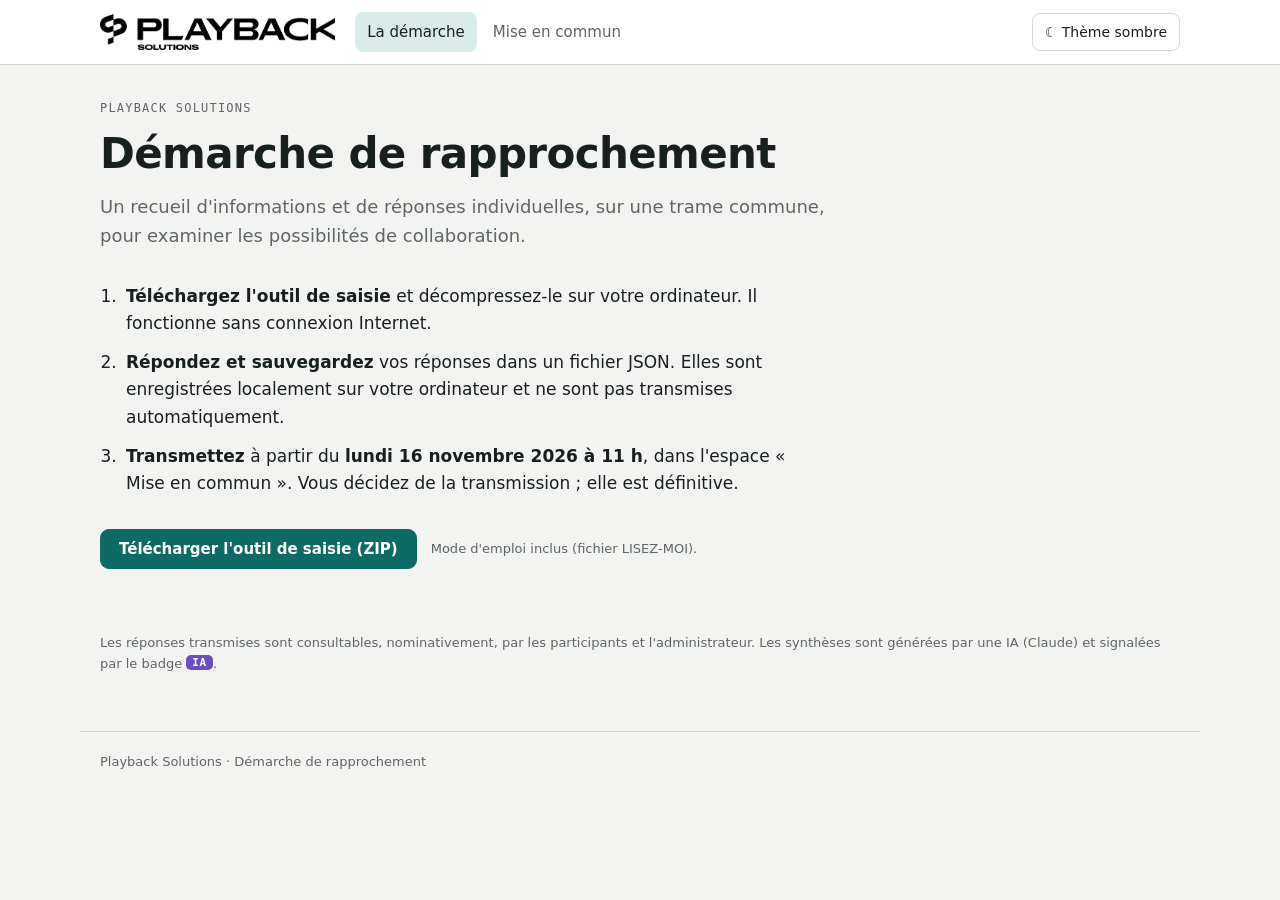
<file: index.html>
<!doctype html>
<html lang="fr">
<head>
<meta charset="utf-8">
<meta name="viewport" content="width=device-width,initial-scale=1">
<meta name="robots" content="noindex,nofollow">
<title>Démarche de rapprochement — Playback Solutions</title>
<script>
  try { var t = localStorage.getItem("mps-theme"); if (t === "dark" || t === "light") document.documentElement.dataset.theme = t; } catch (e) {}
</script>
<link rel="icon" type="image/png" href="assets/favicon.png">
<link rel="apple-touch-icon" href="assets/apple-touch-icon.png">
<link rel="stylesheet" href="styles.css">
</head>
<body>

<header class="top">
  <div class="wrap bar">
    <a class="brand" href="#demarche" aria-label="La démarche">
      <img src="assets/logo-noir.png" alt="Playback Solutions" class="logo logo-light" width="235" height="36">
      <img src="assets/logo-blanc.png" alt="" class="logo logo-dark" width="235" height="36" aria-hidden="true">
    </a>
    <nav class="tabs" aria-label="Sections">
      <a href="#demarche" data-v="demarche">La démarche</a>
      <a href="#commun" data-v="commun">Mise en commun</a>
    </nav>
    <button type="button" class="theme" id="theme-btn" aria-label="Changer de thème"></button>
  </div>
</header>

<main>
  <section class="wrap view" id="v-demarche">
    <div class="hero">
      <div class="eyebrow">Playback Solutions</div>
      <h1>Démarche de rapprochement</h1>
      <p class="lead">Un recueil d'informations et de réponses individuelles, sur une trame commune, pour examiner les possibilités de collaboration.</p>
    </div>
    <ol class="steps">
      <li><b>Téléchargez l'outil de saisie</b> et décompressez-le sur votre ordinateur. Il fonctionne sans connexion Internet.</li>
      <li><b>Répondez et sauvegardez</b> vos réponses dans un fichier JSON. Elles sont enregistrées localement sur votre ordinateur et ne sont pas transmises automatiquement.</li>
      <li><b>Transmettez</b> à partir du <b>lundi 16 novembre 2026 à 11 h</b>, dans l'espace « Mise en commun ». Vous décidez de la transmission ; elle est définitive.</li>
    </ol>
    <div class="dl-row">
      <a class="btn primary" href="outil/Demarche-de-rapprochement-Playback-Solutions.zip" download>Télécharger l'outil de saisie (ZIP)</a>
      <span class="muted small">Mode d'emploi inclus (fichier LISEZ-MOI).</span>
    </div>
    <div id="rescue"></div>
    <p class="muted small">Les réponses transmises sont consultables, nominativement, par les participants et l'administrateur. Les synthèses sont générées par une IA (Claude) et signalées par le badge <span class="ai-badge">IA</span>.</p>
  </section>

  <section class="wrap view" id="v-commun" hidden>
    <div class="prose">
      <h2>Mise en commun</h2>
      <p>La mise en commun débute le <b>lundi 16 novembre 2026 à 11 h</b>. Chaque participant pourra alors transmettre ses réponses une seule fois depuis son espace personnel.</p>
    </div>
    <div id="commun-root"><p class="muted">Chargement…</p></div>
  </section>
</main>

<footer class="wrap foot">Playback Solutions · Démarche de rapprochement</footer>

<script src="trame.js"></script>
<script src="site.js"></script>
<script src="vendor/supabase-2.45.4.js"></script>
<script src="config.js"></script>
<script src="collective.js"></script>
</body>
</html>
</file>
<file: styles.css>
/* Matrice Playback Solutions — version simple (réponses locales) */
:root{
  --bg:#f3f4f2; --surface:#ffffff; --sunk:#e8eae6; --line:#d5d9d3;
  --fg:#18201f; --muted:#5d6763; --accent:#0e6a64; --accent-fg:#ffffff; --accent-soft:#d9ece9;
  --warn:#9a5b00; --danger:#a3312b; --ok:#2f7a3a; --ai:#6b4fbf; --ai-soft:#ece7fb;
  --c1:#2f5fa8; --c2:#0e6a64; --c3:#8a4fa0; --c4:#a2611b; --c5:#5d6763;
  --font:system-ui,-apple-system,"Segoe UI",Roboto,"Helvetica Neue",Arial,sans-serif;
  --mono:ui-monospace,"SFMono-Regular",Menlo,Consolas,monospace;
  color-scheme:light;
}
:root[data-theme="dark"]{
  --bg:#121615; --surface:#1a201f; --sunk:#0d1110; --line:#2c3533;
  --fg:#e6ebe9; --muted:#9aa6a2; --accent:#4fbdb3; --accent-fg:#0b1312; --accent-soft:#18322f;
  --warn:#e2a54a; --danger:#ef7f77; --ok:#7ccf88; --ai:#b4a0f0; --ai-soft:#2a2440;
  --c1:#7ea6ea; --c2:#4fbdb3; --c3:#c592d8; --c4:#e2a54a; --c5:#9aa6a2; color-scheme:dark;
}
@media (prefers-color-scheme: dark){:root:not([data-theme="light"]){
  --bg:#121615; --surface:#1a201f; --sunk:#0d1110; --line:#2c3533;
  --fg:#e6ebe9; --muted:#9aa6a2; --accent:#4fbdb3; --accent-fg:#0b1312; --accent-soft:#18322f;
  --warn:#e2a54a; --danger:#ef7f77; --ok:#7ccf88; --ai:#b4a0f0; --ai-soft:#2a2440;
  --c1:#7ea6ea; --c2:#4fbdb3; --c3:#c592d8; --c4:#e2a54a; --c5:#9aa6a2; color-scheme:dark}}
*{box-sizing:border-box}
[hidden]{display:none!important}
html,body{margin:0}
body{background:var(--bg);color:var(--fg);font:16px/1.6 var(--font)}
.wrap{max-width:1120px;margin:0 auto;padding-left:max(20px,env(safe-area-inset-left,0px));padding-right:max(20px,env(safe-area-inset-right,0px))}
h1,h2,h3{margin:0;text-wrap:balance}
h1{font-size:clamp(30px,4vw,42px);line-height:1.1;letter-spacing:-.015em}
h2{font-size:24px;line-height:1.25}
h3{font-size:17px;line-height:1.3}
p{margin:0}
.muted{color:var(--muted)} .small{font-size:13px}
a{color:var(--accent)}
:focus-visible{outline:2px solid var(--accent);outline-offset:2px}

/* En-tête */
header.top{background:var(--surface);border-bottom:1px solid var(--line);position:sticky;top:0;z-index:10}
.bar{display:flex;align-items:center;gap:20px;min-height:64px;flex-wrap:wrap;padding-block:8px}
.brand{display:flex;align-items:center;text-decoration:none;color:var(--fg)}
.logo{height:36px;width:auto;display:block}
.logo-dark{display:none}
:root[data-theme="dark"] .logo-light{display:none}
:root[data-theme="dark"] .logo-dark{display:block}
@media (prefers-color-scheme: dark){
  :root:not([data-theme="light"]) .logo-light{display:none}
  :root:not([data-theme="light"]) .logo-dark{display:block}}
.tabs{display:flex;gap:4px;flex:1;flex-wrap:wrap}
.tabs a{color:var(--muted);text-decoration:none;font-weight:500;font-size:15px;padding:8px 12px;border-radius:8px}
.tabs a:hover{color:var(--fg);background:var(--sunk)}
.tabs a[aria-current="page"]{color:var(--fg);background:var(--accent-soft)}
.count{font:500 12px var(--mono);background:var(--sunk);border-radius:6px;padding:1px 6px;margin-left:4px}
.theme{border:1px solid var(--line);background:var(--surface);color:var(--fg);border-radius:8px;padding:7px 12px;font:inherit;font-size:14px;cursor:pointer}

main .view{padding-block:36px 56px;display:flex;flex-direction:column;gap:32px}

/* Boutons */
.btn{display:inline-flex;align-items:center;justify-content:center;gap:8px;font:600 15px var(--font);border-radius:9px;padding:10px 18px;cursor:pointer;border:1px solid var(--line);background:var(--surface);color:var(--fg);text-decoration:none}
.btn.primary{background:var(--accent);border-color:var(--accent);color:var(--accent-fg)}
.btn.danger{color:var(--danger);border-color:currentColor;background:transparent}
.btn.danger.solid{background:var(--danger);color:#fff;border-color:var(--danger)}
.btn[disabled]{opacity:.5;cursor:not-allowed}
.row{display:flex;gap:14px;align-items:center;flex-wrap:wrap}

/* Accueil */
.hero{display:flex;flex-direction:column;gap:16px;max-width:760px}
.eyebrow{font:500 12px var(--mono);letter-spacing:.1em;text-transform:uppercase;color:var(--muted)}
.lead{font-size:18px;color:var(--muted);max-width:66ch}
.date{font-size:15px;color:var(--muted)} .date b{color:var(--fg)}
.grid3{display:grid;grid-template-columns:repeat(auto-fit,minmax(min(100%,280px),1fr));gap:16px}
.step{background:var(--surface);border:1px solid var(--line);border-radius:12px;padding:18px 20px;display:flex;flex-direction:column;gap:8px}
.step .n{font:600 13px var(--mono);color:var(--accent)}
.step p{color:var(--muted);font-size:15px}
.prose{display:flex;flex-direction:column;gap:12px;max-width:760px}
.cats{list-style:none;margin:0;padding:0;display:grid;grid-template-columns:repeat(auto-fit,minmax(min(100%,340px),1fr));gap:10px}
.cats li{border-left:4px solid var(--cc);background:var(--surface);border-radius:8px;padding:10px 14px}
.cats li b{display:block}
.cats li span{font-size:14px;color:var(--muted)}
.notes{display:grid;grid-template-columns:repeat(auto-fit,minmax(min(100%,420px),1fr));gap:16px}
.note{background:var(--surface);border:1px solid var(--line);border-radius:12px;padding:18px 20px;display:flex;flex-direction:column;gap:10px}
.note ul{margin:0;padding-left:18px;display:flex;flex-direction:column;gap:6px;font-size:15px}
.note.ai{border-color:var(--ai);background:var(--ai-soft)}
.ai-badge{display:inline-block;font:700 11px var(--mono);letter-spacing:.06em;color:#fff;background:var(--ai);border-radius:5px;padding:1px 6px;vertical-align:2px}
:root[data-theme="dark"] .ai-badge{color:#1a1430}
@media (prefers-color-scheme: dark){:root:not([data-theme="light"]) .ai-badge{color:#1a1430}}

/* Trame */
.namebox{background:var(--surface);border:1px solid var(--line);border-radius:12px;padding:16px 20px;display:flex;flex-direction:column;gap:6px;max-width:760px}
.namebox label{font-weight:600}
input[type=text],textarea{font:inherit;color:var(--fg);background:var(--bg);border:1px solid var(--line);border-radius:8px;padding:10px 12px;width:100%}
textarea{min-height:120px;resize:vertical;line-height:1.55}
input.missing{border-color:var(--warn)}
.savebar{font-size:14px;color:var(--muted);min-height:22px;margin-top:-16px}
#savebar.err{color:var(--danger);font-weight:600}
.reminder{color:var(--muted)}
.reminder a{color:var(--muted)}
.layout{display:grid;grid-template-columns:250px minmax(0,1fr);gap:32px;align-items:start}
.toc{position:sticky;top:84px;display:flex;flex-direction:column;gap:14px;font-size:14px}
.toc .tc{display:flex;flex-direction:column;gap:2px}
.toc .tc>a{font-weight:600;color:var(--fg);text-decoration:none;border-left:3px solid var(--cc);padding-left:8px}
.toc .tc small{color:var(--muted);padding-left:11px;font-family:var(--mono)}
.toc .ti{display:block;color:var(--muted);text-decoration:none;padding:2px 0 2px 11px;white-space:nowrap;overflow:hidden;text-overflow:ellipsis}
.toc .ti.done::before{content:"● ";color:var(--cc)}
.toc .ti:not(.done)::before{content:"○ ";color:var(--line)}
.toc .ti:hover{color:var(--fg)}
.cats-body{display:flex;flex-direction:column;gap:40px;min-width:0}
.cat{display:flex;flex-direction:column;gap:16px;scroll-margin-top:84px}
.cat>header{border-top:4px solid var(--cc);padding-top:12px;display:flex;flex-direction:column;gap:6px}
.cat .num{font:600 13px var(--mono);color:var(--cc);letter-spacing:.06em}
.cat .intro{color:var(--muted);max-width:72ch}
.q{background:var(--surface);border:1px solid var(--line);border-radius:12px;padding:16px 18px;display:flex;flex-direction:column;gap:8px;scroll-margin-top:84px}
.q label{display:flex;flex-direction:column;gap:2px}
.q .qt{font-weight:600}
.q .qh{font-size:14px;color:var(--muted)}
.q .qm{font:12px var(--mono);color:var(--muted);text-align:right}

/* Fichier */
.cards2{display:grid;grid-template-columns:repeat(auto-fit,minmax(min(100%,420px),1fr));gap:16px}
.card{background:var(--surface);border:1px solid var(--line);border-radius:12px;padding:18px 20px;display:flex;flex-direction:column;gap:12px;align-items:flex-start}
.danger-zone{max-width:760px}
.msg{font-size:14px;min-height:20px}
.msg.ok{color:var(--ok)} .msg.err{color:var(--danger)}
.confirm{border:1px solid var(--warn);border-radius:10px;padding:12px 14px;display:flex;flex-direction:column;gap:10px;font-size:15px;width:100%}
.foot{padding-block:20px 32px;font-size:13px;color:var(--muted);border-top:1px solid var(--line)}

@media (max-width:860px){.layout{grid-template-columns:1fr}.toc{position:static;display:none}}
@media (prefers-reduced-motion:no-preference){html{scroll-behavior:smooth}}

/* Mise en commun */
.row.between{justify-content:space-between}
.stack{display:flex;flex-direction:column;gap:16px;min-width:0}
.btn.small{padding:6px 12px;font-size:14px}
.card.wide{align-items:stretch}
.card.auth{max-width:440px}
.card.auth label{display:flex;flex-direction:column;gap:4px;width:100%}
.card.auth input{width:100%}
.lab{font:500 12px var(--mono);letter-spacing:.06em;text-transform:uppercase;color:var(--muted)}
input[type=email],input[type=password],select{font:inherit;color:var(--fg);background:var(--bg);border:1px solid var(--line);border-radius:8px;padding:9px 12px;max-width:100%}
.banner{border:1px solid var(--line);background:var(--sunk);border-radius:10px;padding:12px 14px;font-size:15px}
.banner.warn{color:var(--warn);border-color:currentColor;background:transparent}
.banner.ok{color:var(--ok);border-color:currentColor;background:transparent}
.banner.error{color:var(--danger);border-color:currentColor;background:transparent;display:flex;gap:12px;align-items:center;justify-content:space-between;flex-wrap:wrap}
.msg.warn{color:var(--warn)}
.ok-txt{color:var(--ok)}
.check{display:flex;gap:8px;align-items:flex-start;font-size:15px}
.pre{white-space:pre-wrap;overflow-wrap:anywhere}
.preview{display:flex;flex-direction:column;gap:14px;max-height:60vh;overflow:auto;border:1px solid var(--line);border-radius:10px;padding:14px;background:var(--bg)}
.pv-cat{border-left:4px solid var(--cc);padding-left:12px;display:flex;flex-direction:column;gap:10px}
.pv-cat h4{margin:0;color:var(--cc)}
.pv-item{display:flex;flex-direction:column;gap:2px;font-size:15px}
.subtabs{display:flex;gap:6px;border-bottom:1px solid var(--line)}
.subtabs button{font:600 15px var(--font);background:none;border:0;border-bottom:3px solid transparent;color:var(--muted);padding:8px 12px;cursor:pointer}
.subtabs button[aria-selected="true"]{color:var(--fg);border-color:var(--accent)}
.filters-card{gap:10px}
.cmp-cat{border-top:4px solid var(--cc);padding-top:10px;margin-top:8px}
.cmp{background:var(--surface);border:1px solid var(--line);border-left:4px solid var(--cc);border-radius:10px;padding:14px 16px;display:flex;flex-direction:column;gap:10px}
.cmp-grid{display:grid;grid-template-columns:repeat(auto-fit,minmax(min(100%,260px),1fr));gap:12px}
.cmp-cell{background:var(--bg);border-radius:8px;padding:10px 12px;display:flex;flex-direction:column;gap:4px;min-width:0;font-size:15px}
.cmp-cell .who{font-weight:600;font-size:14px;color:var(--cc)}
.card.syn{align-items:stretch}
.filters{display:flex;gap:6px;flex-wrap:wrap}
.chip{font:500 14px var(--font);border:1px solid var(--line);background:var(--surface);color:var(--muted);border-radius:999px;padding:5px 14px;cursor:pointer}
.chip[aria-pressed="true"]{background:var(--fg);color:var(--bg);border-color:var(--fg)}
.syn-q{border:1px solid var(--ai);background:var(--ai-soft);border-radius:8px;padding:10px 12px;display:flex;flex-direction:column;gap:6px;font-size:15px}
.syn-q-head{font-weight:600;font-size:14px}
.card.syn h4{margin:0}
details.older>summary,details.admin-note>summary{cursor:pointer;font-weight:600}
details.older{display:flex;flex-direction:column;gap:12px}
details.admin-note{align-items:stretch}

/* Version 2 : accueil simplifié, identification, sauvegarde intégrée, champs facultatifs */
.steps{margin:0;padding-left:22px;display:flex;flex-direction:column;gap:12px;max-width:66ch;font-size:17px}
.steps li{padding-left:4px}
.url{font-family:var(--mono);font-size:13px;overflow-wrap:anywhere;user-select:all}
.idbox{display:grid;grid-template-columns:repeat(auto-fit,minmax(min(100%,260px),1fr));gap:12px;max-width:760px}
.idbox label{display:flex;flex-direction:column;gap:4px}
.savepanel{position:sticky;top:64px;z-index:5;background:var(--surface);border:1px solid var(--line);border-radius:12px;padding:12px 16px;display:flex;flex-direction:column;gap:6px}
.st-line{margin:0;font-size:14px;color:var(--muted)}
.st-line:empty{display:none}
.st-line.ok{color:var(--ok)}
.st-line.warn{color:var(--warn)}
.st-line.err{color:var(--danger);font-weight:600}
.savepanel .row{gap:8px;margin-top:4px}
.btn.link{border:0;background:none;padding:6px 4px;color:var(--muted);text-decoration:underline;font-weight:500}
.btn.link.danger{color:var(--danger)}
textarea.short{min-height:80px}
.opt{font-weight:400;color:var(--muted);font-size:14px}
.q-optional{border-style:dashed}
.cat-optional>header{border-top-style:dashed}
.toc .ti.opt{font-style:italic}
@media (max-width:860px){.savepanel{position:static}}
.cmp-head{display:grid;gap:12px;position:sticky;top:64px;z-index:4;background:var(--bg);padding:8px 16px 8px 20px;border-bottom:1px solid var(--line)}
.cmp-head-cell{font-weight:700}
.cmp-optional{border-style:dashed}
.cmp-nav{margin-top:4px}
.rescue{border:1px solid var(--warn);border-radius:12px;padding:14px 16px;display:flex;flex-direction:column;gap:10px;align-items:flex-start;max-width:760px}
.dl-row{display:flex;gap:14px;align-items:center;flex-wrap:wrap}
@media (min-width:701px){.cmp-cell .who{display:none}}
@media (max-width:700px){.cmp-grid{grid-template-columns:1fr !important}.cmp-head{display:none}}
.st-alert{margin:0;font-weight:600;font-size:15px;border-radius:8px;padding:8px 12px}
.st-alert:empty{display:none}
.st-alert.warn{color:var(--warn);background:transparent;border:1px solid currentColor}
.st-alert.ok{color:var(--ok);border:1px solid currentColor}
.st-line b{color:var(--fg);font-weight:600}
.step-action{margin-top:10px}
</file>
